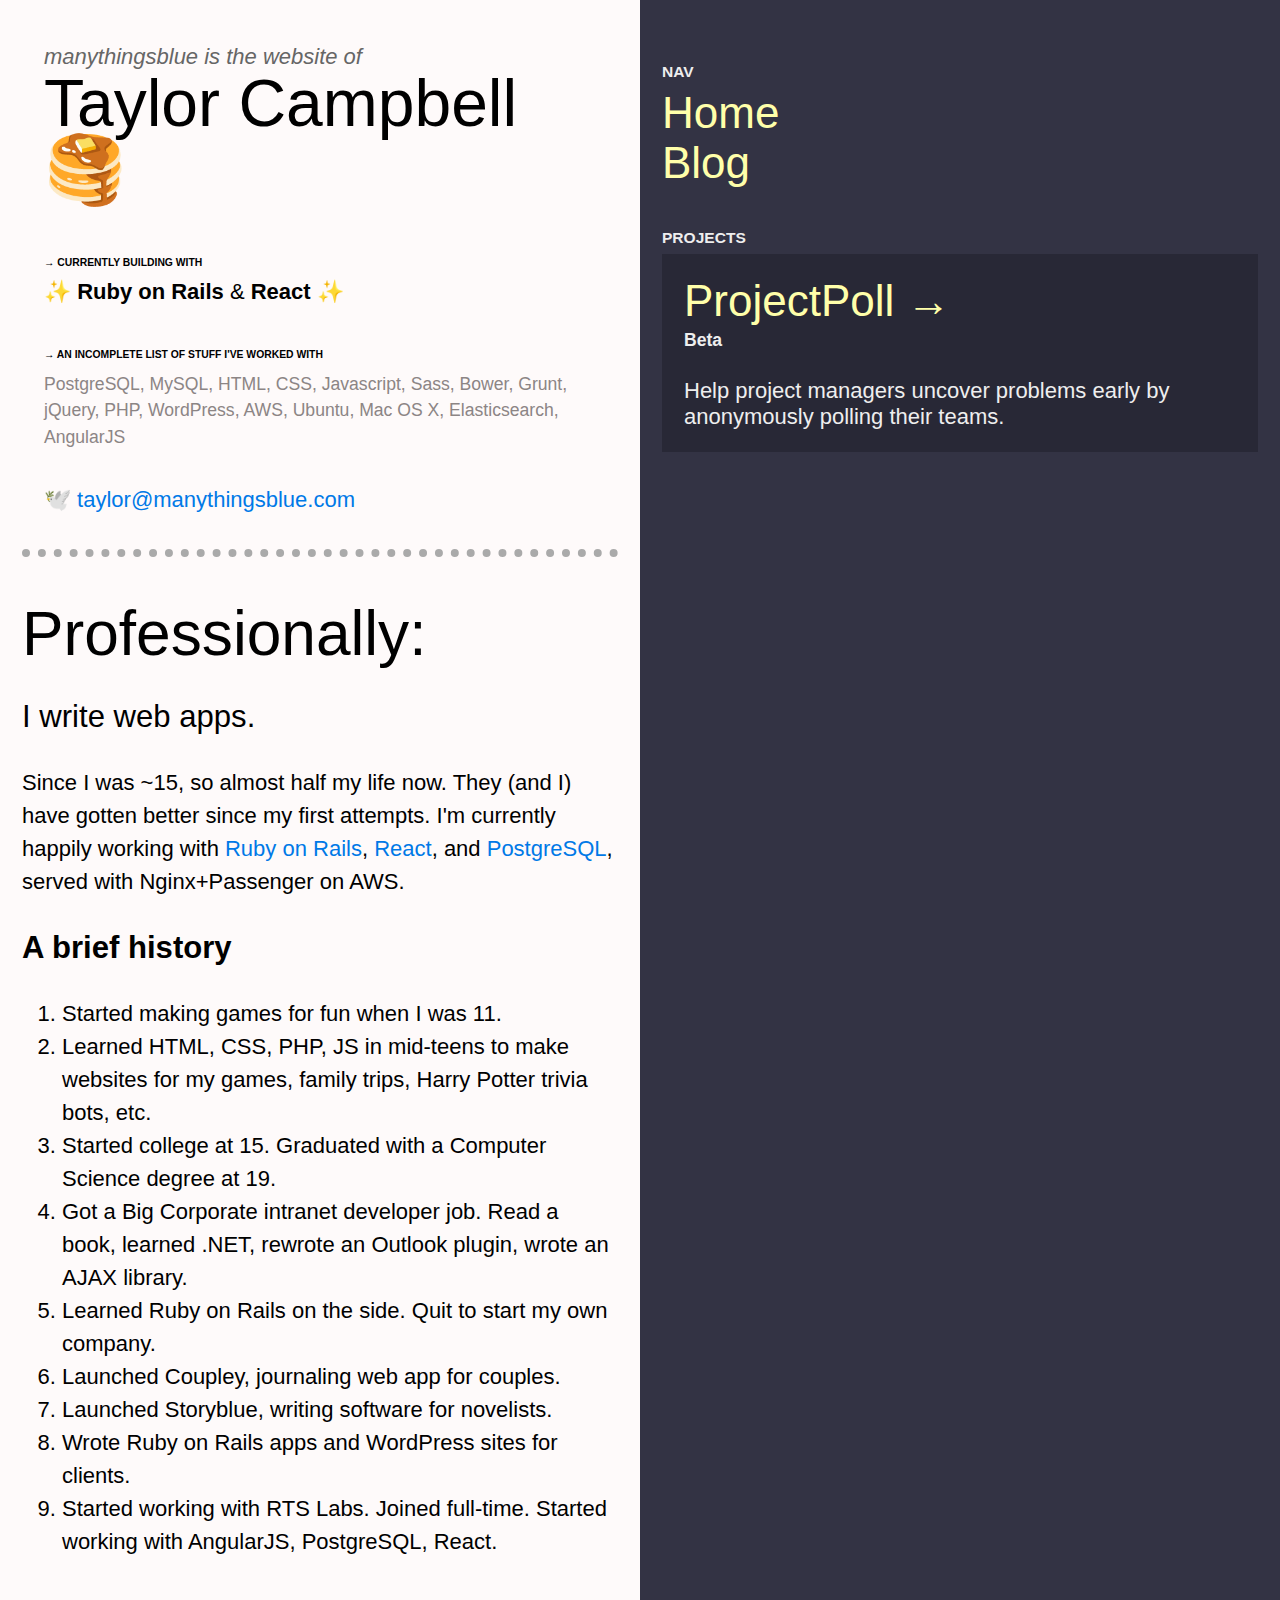
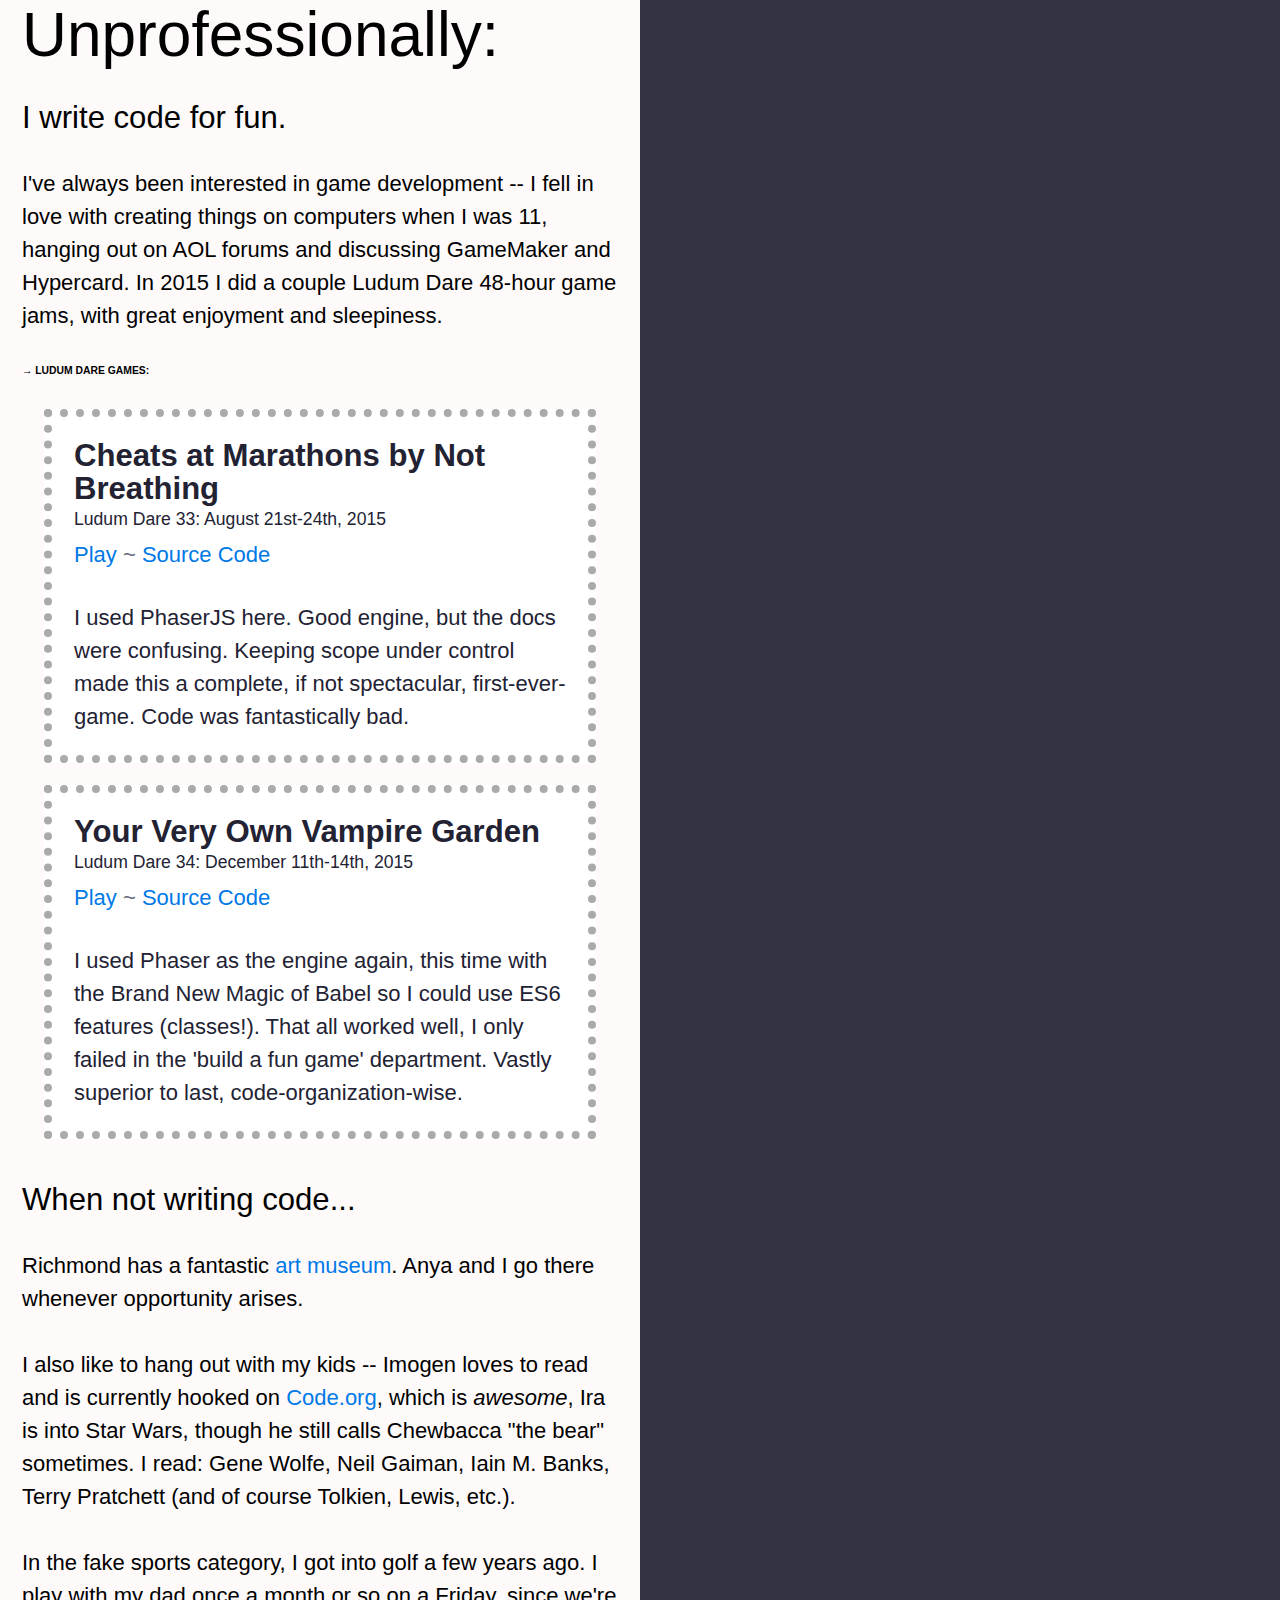
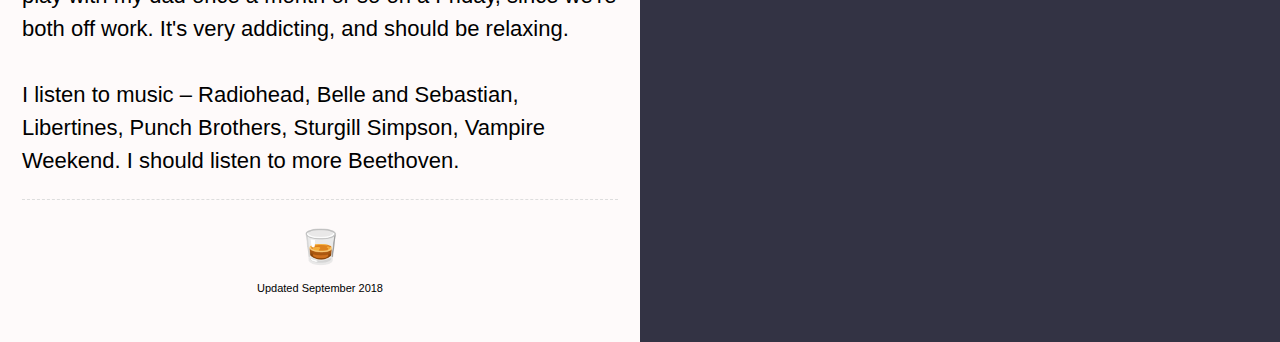
<file: index.html>
<!doctype html>
<html>

<head>
	<title>Taylor Campbell / manythingsblue</title>

	<link href='css/normalize.css' rel='stylesheet' type='text/css'>
	<link href='css/typebase.css' rel='stylesheet' type='text/css'>
	<link href='css/worst_framework.css' rel='stylesheet' type='text/css'>
	<link href='css/manythingsblue.css' rel='stylesheet' type='text/css'>

	<meta name="viewport" content="width=device-width,initial-scale=1.0">
	<meta charset="utf-8">
</head>

<body class='lurixd'>
	<div class="columnz">
		<div class='two-thirdsx'>
			<header id="overview" class='flexify'>
				<div class='center-allx'>
					<em style='color: #666;'>manythingsblue is the website of</em>
					<h1 class='scrunched'>
						Taylor
						<span>Campbell</span>
						🥞
					</h1>
				</div>
				<div>
					<h5 class='scrunched'>&rarr; Currently building with</h5> ✨ <b>Ruby on Rails</b> &amp; <b>React</b> ✨

					<h5 class='scrunchedx'>&rarr; An incomplete list of stuff I've worked with</h5>
					<div id="additional-skills" class='plain small light'>

						PostgreSQL, MySQL, HTML, CSS, Javascript, Sass, Bower, Grunt, jQuery, PHP, WordPress, AWS, Ubuntu, Mac OS X, Elasticsearch, AngularJS

					</div>

					<p>
						<a href='mailto:taylor@manythingsblue.com'>🕊️ taylor@manythingsblue.com</a>
					</p>
				</div>
			</header>

			<hr />

			<section id='professionally'>
				<h2>Professionally:</h2>
				<p class='lead'>
					I write web apps.
				</p>
				<p>Since I was ~15, so almost half my life now. They (and I) have gotten better since my first attempts. I'm currently happily working with <a href='http://rubyonrails.com' target="_blank">Ruby on Rails</a>, <a href='https://facebook.github.io/react'
					  target='_blank'>React</a>, and <a href='http://www.postgresql.org/' target='_blank'>PostgreSQL</a>, served with Nginx+Passenger on AWS.</p>

				<h3>A brief history</h3>
				<ol>
					<li>Started making games for fun when I was 11.</li>
					<li>Learned HTML, CSS, PHP, JS in mid-teens to make websites for my games, family trips, Harry Potter trivia bots, etc.</li>
					<li>Started college at 15. Graduated with a Computer Science degree at 19.</li>
					<li>Got a Big Corporate intranet developer job. Read a book, learned .NET, rewrote an Outlook plugin, wrote an AJAX library.</li>
					<li>Learned Ruby on Rails on the side. Quit to start my own company.</li>
					<li>Launched Coupley, journaling web app for couples.</li>
					<li>Launched Storyblue, writing software for novelists.</li>
					<li>Wrote Ruby on Rails apps and WordPress sites for clients.</li>
					<li>Started working with RTS Labs. Joined full-time. Started working with AngularJS, PostgreSQL, React.</li>
				</ol>
			</section>

			<section>
				<h2>Unprofessionally:</h2>
				<p class='lead'>
					I write code for fun.
				</p>
				<p>I've always been interested in game development -- I fell in love with creating things on computers when I was 11, hanging out on AOL forums and discussing GameMaker and Hypercard. In 2015 I did a couple Ludum Dare 48-hour game jams, with great enjoyment
					and sleepiness.</p>
			</section>

			<section class='scrunched'>
				<h5 class='scrunched'>&rarr; Ludum Dare games:</h5>
			</section>
			<div class="flexify">
				<div class="project-block">
					<h3>Cheats at Marathons by Not Breathing</h3>
					<small>Ludum Dare 33: August 21st-24th, 2015</small>

					<nav>
						<a class='btn' href='https://manythingsblue.itch.io/cheats-at-marathons-by-not-breathing' target="_blank">Play</a> ~
						<a href='https://github.com/tc4mpbell/ld33-vampire-running-game' target='_blank'>Source Code</a>
					</nav>

					<p>I used PhaserJS here. Good engine, but the docs were confusing. Keeping scope under control made this a complete, if not spectacular, first-ever-game. Code was fantastically bad.</p>
				</div>

				<div class="project-block">
					<h3>Your Very Own Vampire Garden</h3>
					<small>Ludum Dare 34: December 11th-14th, 2015</small>

					<nav>
						<a class='btn' href='https://manythingsblue.itch.io/your-very-own-vampire-garden' target="_blank">Play</a> ~
						<a href='https://github.com/tc4mpbell/ld34-vampire-garden' target='_blank'>Source Code</a>
					</nav>

					<p>I used Phaser as the engine again, this time with the Brand New Magic of Babel so I could use ES6 features (classes!). That all worked well, I only failed in the 'build a fun game' department. Vastly superior to last, code-organization-wise.</p>
				</div>
			</div>

			<div class='col-2'>
				<section id="personal">
					<p class='lead'>
						When not writing code...
					</p>
					<p>
						Richmond has a fantastic <a href='http://vmfa.museum' target="_blank">art museum</a>. Anya and I go there whenever opportunity arises.
					</p>

					<p>
						I also like to hang out with my kids -- Imogen loves to read and is currently hooked on <a href='http://code.org' target="_blank">Code.org</a>, which is <em>awesome</em>, Ira is into Star Wars, though he still calls Chewbacca "the bear" sometimes.
						I read: Gene Wolfe, Neil Gaiman, Iain M. Banks, Terry Pratchett (and of course Tolkien, Lewis, etc.).
					</p>
					<p>
						In the fake sports category, I got into golf a few years ago. I play with my dad once a month or so on a Friday, since we're both off work. It's very addicting, and should be relaxing.
					</p>
					<p>
						I listen to music &ndash; Radiohead, Belle and Sebastian, Libertines, Punch Brothers, Sturgill Simpson, Vampire Weekend. I should listen to more Beethoven.
					</p>

				</section>
			</div>

			<footer>
				<span class='large'>🥃</span>
				<br>
				<small class='teensy'>Updated September 2018</small>
			</footer>
		</div>

		<div class='bg-moody'>
			<h4>Nav</h4>
			<a class='big' href='/'>Home</a>
			<br>
			<a class='big' href='https://blog.manythingsblue.com' >Blog</a>

			<h4>Projects</h4>
			<div class="box">
				<div>
					<a class='big' href='http://projectpoll.co' target="_blank">ProjectPoll &rarr;</a>
					<br>
					<small><b>Beta</b></small>
				</div>
				<br/>
				<div>Help project managers uncover problems early by anonymously polling their teams.</div>
			</div>
		</div>
	</div>

</body>

</html>
</file>
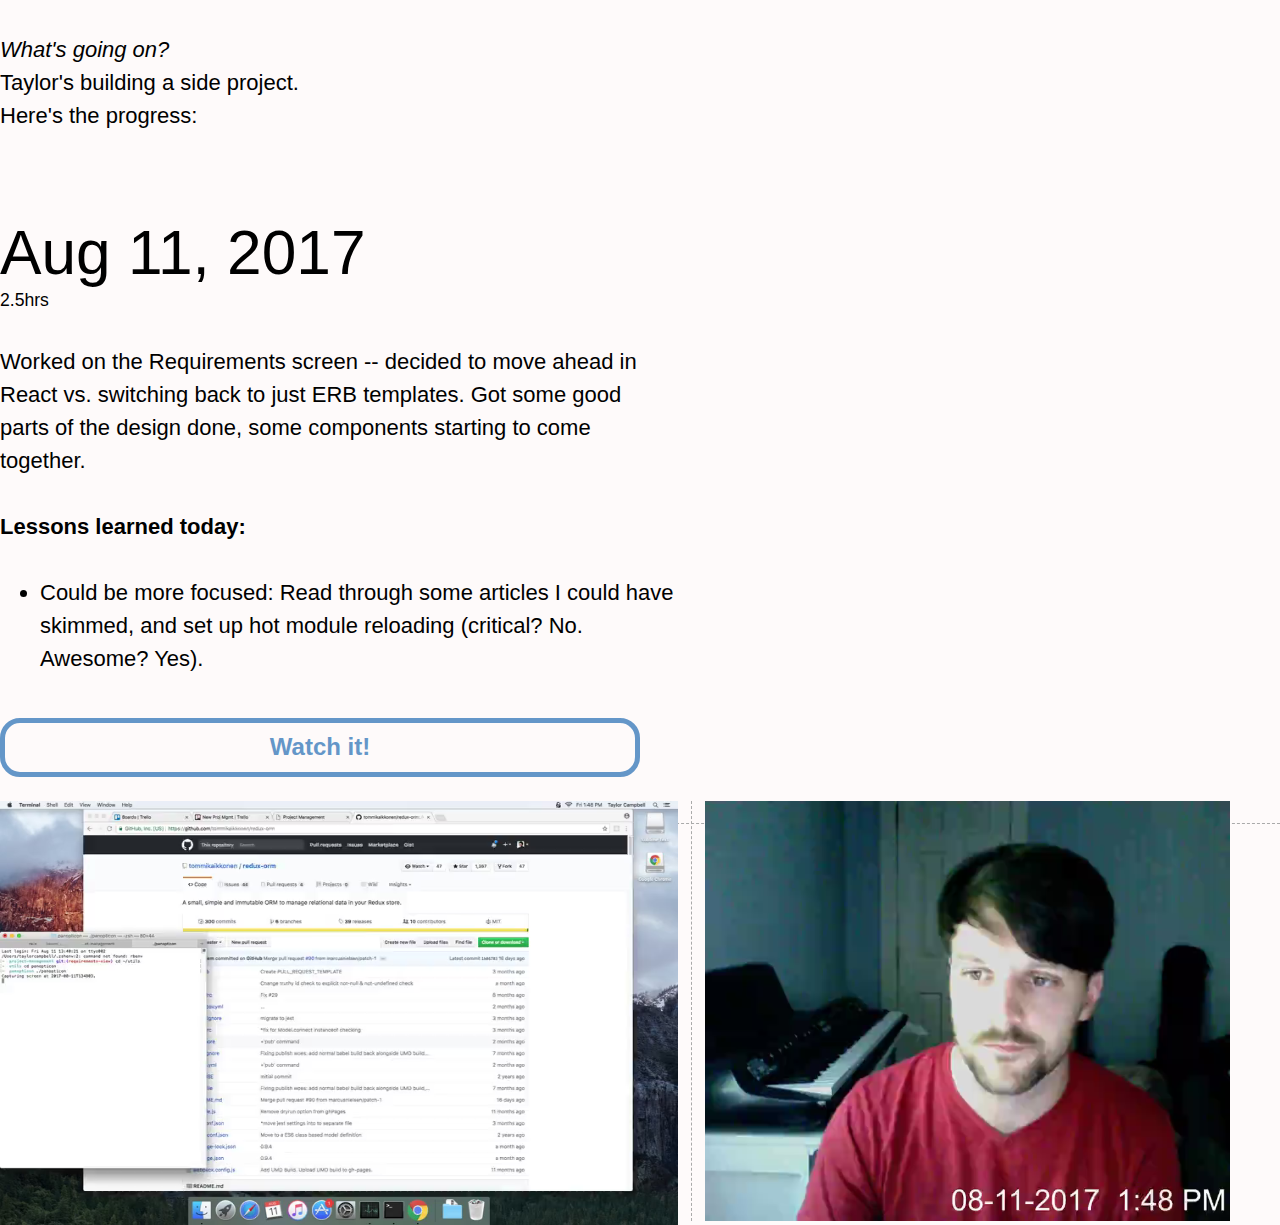
<file: project.html>
<!DOCTYPE html>
<html>
<head>
	<title>Taylor's Project Progress (yo)</title>

	<link href='css/normalize.css' rel='stylesheet' type='text/css'>
	<link href='css/typebase.css' rel='stylesheet' type='text/css'>
	<link href='css/manythingsblue.css' rel='stylesheet' type='text/css'>

	<style type="text/css">
		video {

			float: left;
			width:53%;
		}

		video:last-child {
			width:41%;
			padding-left: 1%;
			margin-left: 1%;
			border-left: dashed 1px #aaa;
		}

		button {
		  display: inline-block;
		  margin: 10px 0px;
		  padding: 10px 45px;
		  font-size: 24px;
		  font-weight: bold;
		  line-height: 1.2;
		  appearance: none;
		  box-shadow: none;
		  border-radius: 20px;
		}

		button:focus {
		  outline: none;
		}

		button {
		  color: #6496c8;
		  background: rgba(0,0,0,0);
		  border: solid 5px #6496c8;
		}
		button:hover,
		button.hover {
		  border-color: #346392;
		  color: #fff;


		  background: #346392;
		}
		button:active,
		button.active {
		  border-color: #27496d;
		  color: #27496d;
		}

		button.play {
			width: 640px;

			margin-bottom: 1em;
		}

		.vidlog {
			border-bottom: dashed 1px #aaa;
			padding: 1em 0;
		}

		p, .vidlog ul {
			max-width: 640px;
		}
	</style>
</head>
<body>
	<div class="container" id='main-content'>
		<p>
			<em>What's going on?</em><br>
			Taylor's building a side project.<br>
			Here's the progress:
		</p>

		<div class='vidlog' id='log20170811'>
			<h2>Aug 11, 2017</h2>
			<small>2.5hrs</small>
			<p>
				Worked on the Requirements screen -- decided to move ahead in React vs. switching back to just ERB templates. Got some good parts of the design done, some components starting to come together.
			</p>
			
			<p><strong>Lessons learned today:</strong></p>
			<ul>
				<li>Could be more focused: Read through some articles I could have skimmed, and set up hot module reloading (critical? No. Awesome? Yes).</li>
			</ul>

			<button class='button play' data-date='20170811'>Watch it!</button>

			<br clear='all' />

			<video src="worklogs/screen20170811.mp4"></video>
			<video src="worklogs/webcam20170811.mp4"></video>
		</div>
	</div>

	<script>
		document.querySelectorAll(".play").forEach(function(el) {
			el.addEventListener("click", function() {
				var date = this.getAttribute('data-date');
				document.querySelectorAll("#log" + date + " video").forEach(function(video) {
					video.play();
				});
			});
		});
	</script>
</body>
</html>
</file>
<file: css/typebase.css>
/*! Typebase.less v0.1.0 | MIT License */blockquote,ol,ul{margin-bottom:1.5rem;margin-top:1.5rem}blockquote,h1,h2,h3,h4,h5,h6,ol li,p,ul li{line-height:1.5rem}blockquote,h1,h2,h3,h4,h5,h6,ol,p,table,ul{margin-top:1.5rem}html{font-family:serif;font-size:137.5%;-webkit-font-smoothing:antialiased}p{margin-bottom:0}ol ol,ol ul,ul ol,ul ul{margin-top:0;margin-bottom:0}h1,h2,h3,h4,h5,h6{font-family:sans-serif;margin-bottom:0}h1,h2{margin-top:3rem}h1{font-size:4.242rem;line-height:4.5rem}h2{font-size:2.828rem;line-height:3rem}.lead,h3{font-size:1.414rem}h4{font-size:.707rem}h5{font-size:.4713333333333333rem}h6{font-size:.3535rem}table{border-spacing:0;border-collapse:collapse}table td,table th{padding:0;line-height:33px}code{vertical-align:bottom}.hug{margin-top:0}
</file>
<file: css/worst_framework.css>
/*** worst_framework.css ****
 Hand-crafted with utmost care in 2018 by Taylor Campbell
*/

.columnz {
  display: flex;
  flex-wrap: wrap;
}
.columnz > * {
  padding: 1rem;
  flex: 1;
  min-width: 350px;
}
.columnz > .two-thirds {
  flex: 2;
}

.bg-moody {
  background: #334;
  color: #eee;
}

.bg-moody a {
  color: #ffa;
}
.bg-moody a:visited {
  color: #ffc;
}
.bg-moody a:hover {
  text-decoration: underline;
}

.box {
  /* text-align: center; */
  /* display: flex; */
  padding: 1rem;
  background: #0003;

  transition: all 0.5s;
}

.box:hover {
  background: rgba(255,255,255,0.05);

}

.big {
  font-size: 2rem;
}

.text-right {
  text-align: right;
}
</file>
<file: css/manythingsblue.css>
body {
  font-family: -apple-system, BlinkMacSystemFont, "Segoe UI", Roboto,
    Oxygen-Sans, Ubuntu, Cantarell, "Helvetica Neue", sans-serif;
  background: #fefafa;
}

/* poor choices */
.lurid {
  /* Permalink - use to edit and share this gradient: http://colorzilla.com/gradient-editor/#21ff00+0,18ce00+100 */
  background: rgb(33, 255, 0); /* Old browsers */
  background: -moz-linear-gradient(
    top,
    rgba(33, 255, 0, 1) 0%,
    rgba(24, 206, 0, 1) 100%
  ); /* FF3.6-15 */
  background: -webkit-linear-gradient(
    top,
    rgba(33, 255, 0, 1) 0%,
    rgba(24, 206, 0, 1) 100%
  ); /* Chrome10-25,Safari5.1-6 */
  background: linear-gradient(
    to bottom,
    rgba(33, 255, 0, 1) 0%,
    rgba(24, 206, 0, 1) 100%
  ); /* W3C, IE10+, FF16+, Chrome26+, Opera12+, Safari7+ */
  filter: progid:DXImageTransform.Microsoft.gradient( startColorstr='#21ff00', endColorstr='#18ce00',GradientType=0 ); /* IE6-9 */
}
.lurid a {
  color: #bf1a7a;
}
.lurid .light {
  color: #6c8261;
}
.lurid footer {
  border-top-color: #fff;
}
/* /poor choices */

hr {
  border: none;
  border-top: dotted 8px #aaa;
}

a {
  color: #0079e7;
  text-decoration: none;
}

a:visited {
  color: #1d5b93;
}

a:hover {
  color: #014b8e;
}

.invert a {
  color: #7ebffb;
}

.invert a:visited {
  color: #6190d5;
}
.invert a:hover {
  color: #bbd8f3;
}

h1,
h2,
h3,
h4 {
  text-rendering: optimizeLegibility;
  font-feature-settings: "kern" 1;
}

h1 {
  font-size: 3em;
}

h2 {
  font-weight: 100;
}

h4,
h5 {
  text-transform: uppercase;
}

code {
  font-family: Courier New, monospace;
}

section {
  max-width: 775px;
  margin: 2rem auto 1rem;
}

section *:first-child {
  margin-top: 0;
}

.light {
  color: #8c8585;
}

.teensy {
  font-size: 0.5em;
  line-height: 0.8em;
}

.small {
  font-size: 0.8em;
  line-height: 1.5em;
}

.large {
  font-size: 1.5em;
  line-height: 1.5em;
}

.scrunched {
  margin-top: 0;
  margin-bottom: 0;
}

.invert {
  background: #282828;
  color: #eee;
}

.center-all {
  justify-content: center;
  align-self: center;
  text-align: center;
}

#overview > * {
  padding: 1rem;
}

#overview h1 {
  font-weight: normal;
  /* font-family: Courier New, monospace; */
  line-height: 1em;
}

#full-stack {
  margin-top: 0.3em;
  line-height: 1.2em;
}

ul.plain {
  list-style: none;
  padding: 0;
}
/*
.flexify {
  display: flex;
  flex-direction: row;
  flex-wrap: wrap;
}
.flexify > * {
  flex: 1;
  min-width: 450px;
} */

footer {
  padding: 1em 0;
  border-top: dashed 1px #ddd;
  text-align: center;
}

.project-block {
  padding: 1rem;
  margin: 1rem;
  color: #223;
  background: #fff;
  border: dotted 8px #aaa;
}

.project-block h3 {
  margin-top: 0;
}

.project-block nav {
  color: #656679;
  margin-top: 0.5rem;
}

@media (max-width: 900px) {
  h2 {
    font-size: 2em;
  }

  section {
    margin-left: 1em;
    margin-right: 1em;
    max-width: none;
  }

  .flexify > * {
    min-width: 300px;
  }
}
</file>
